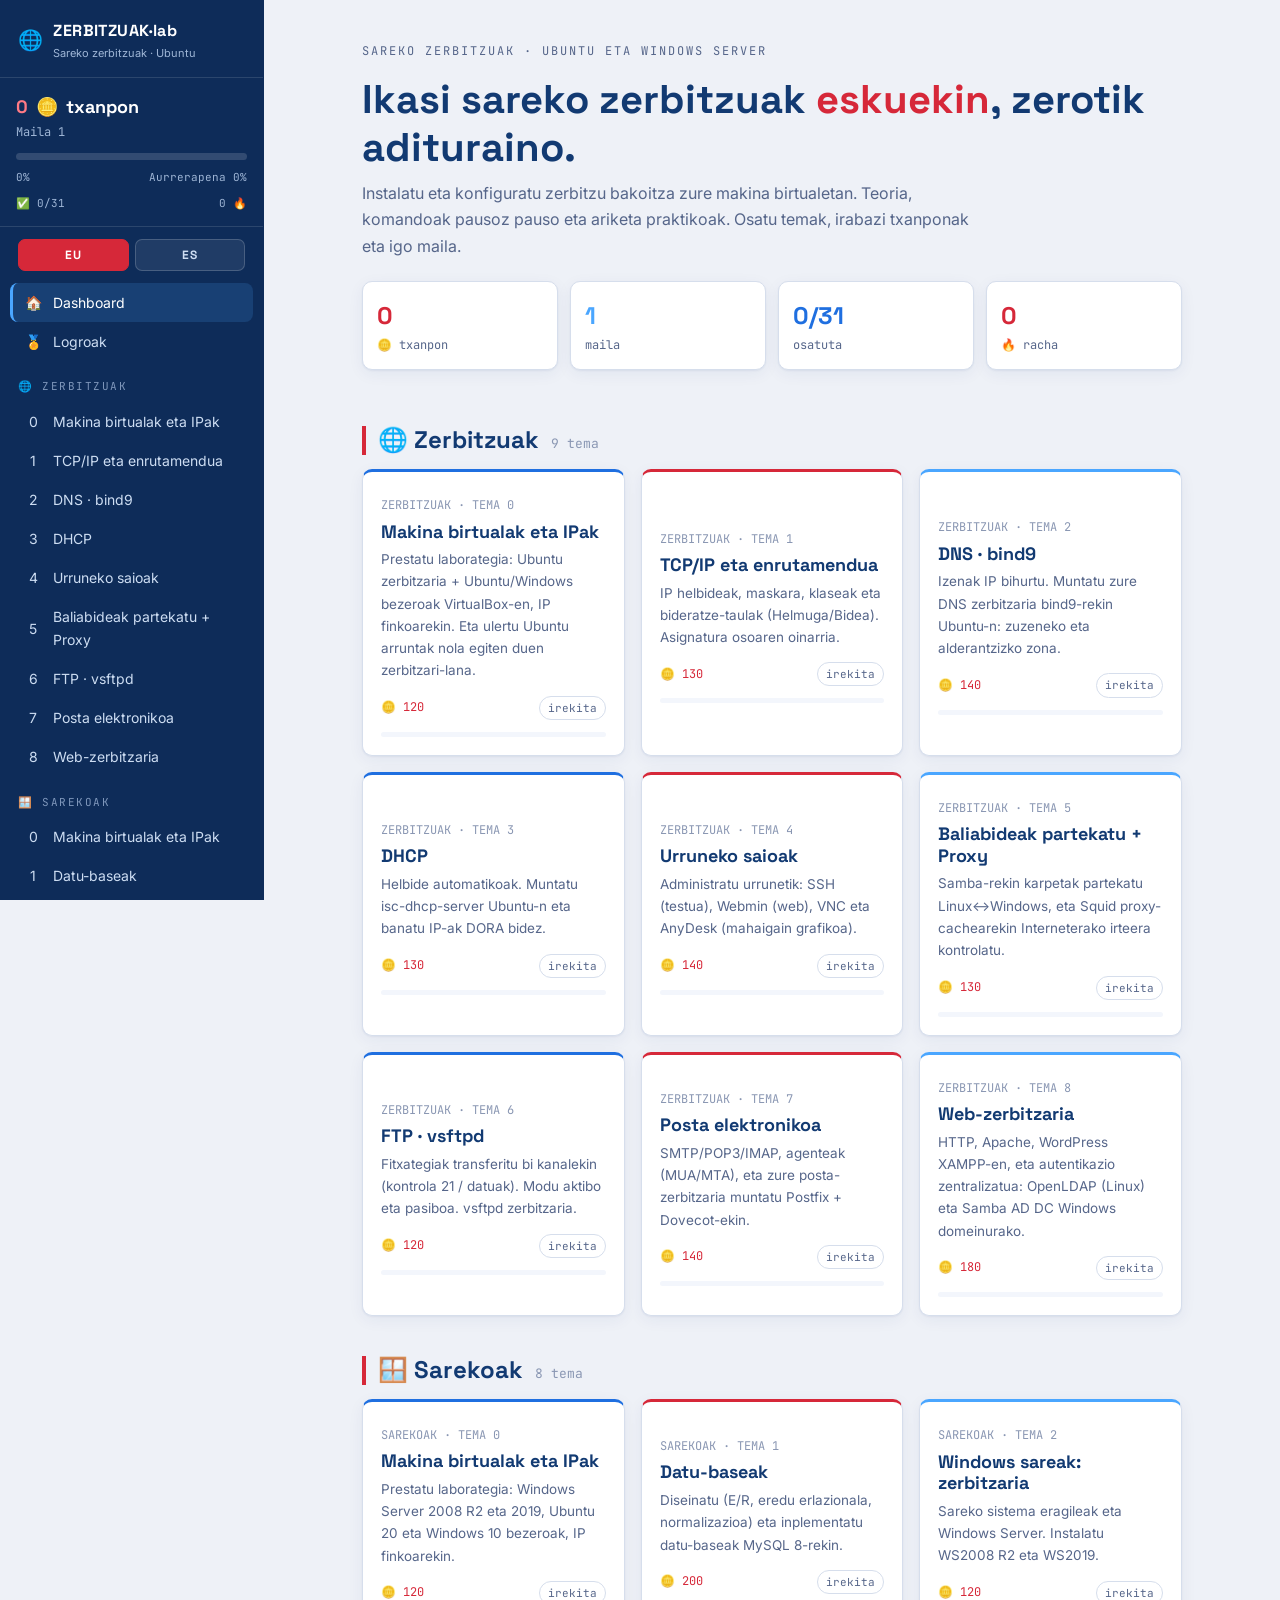
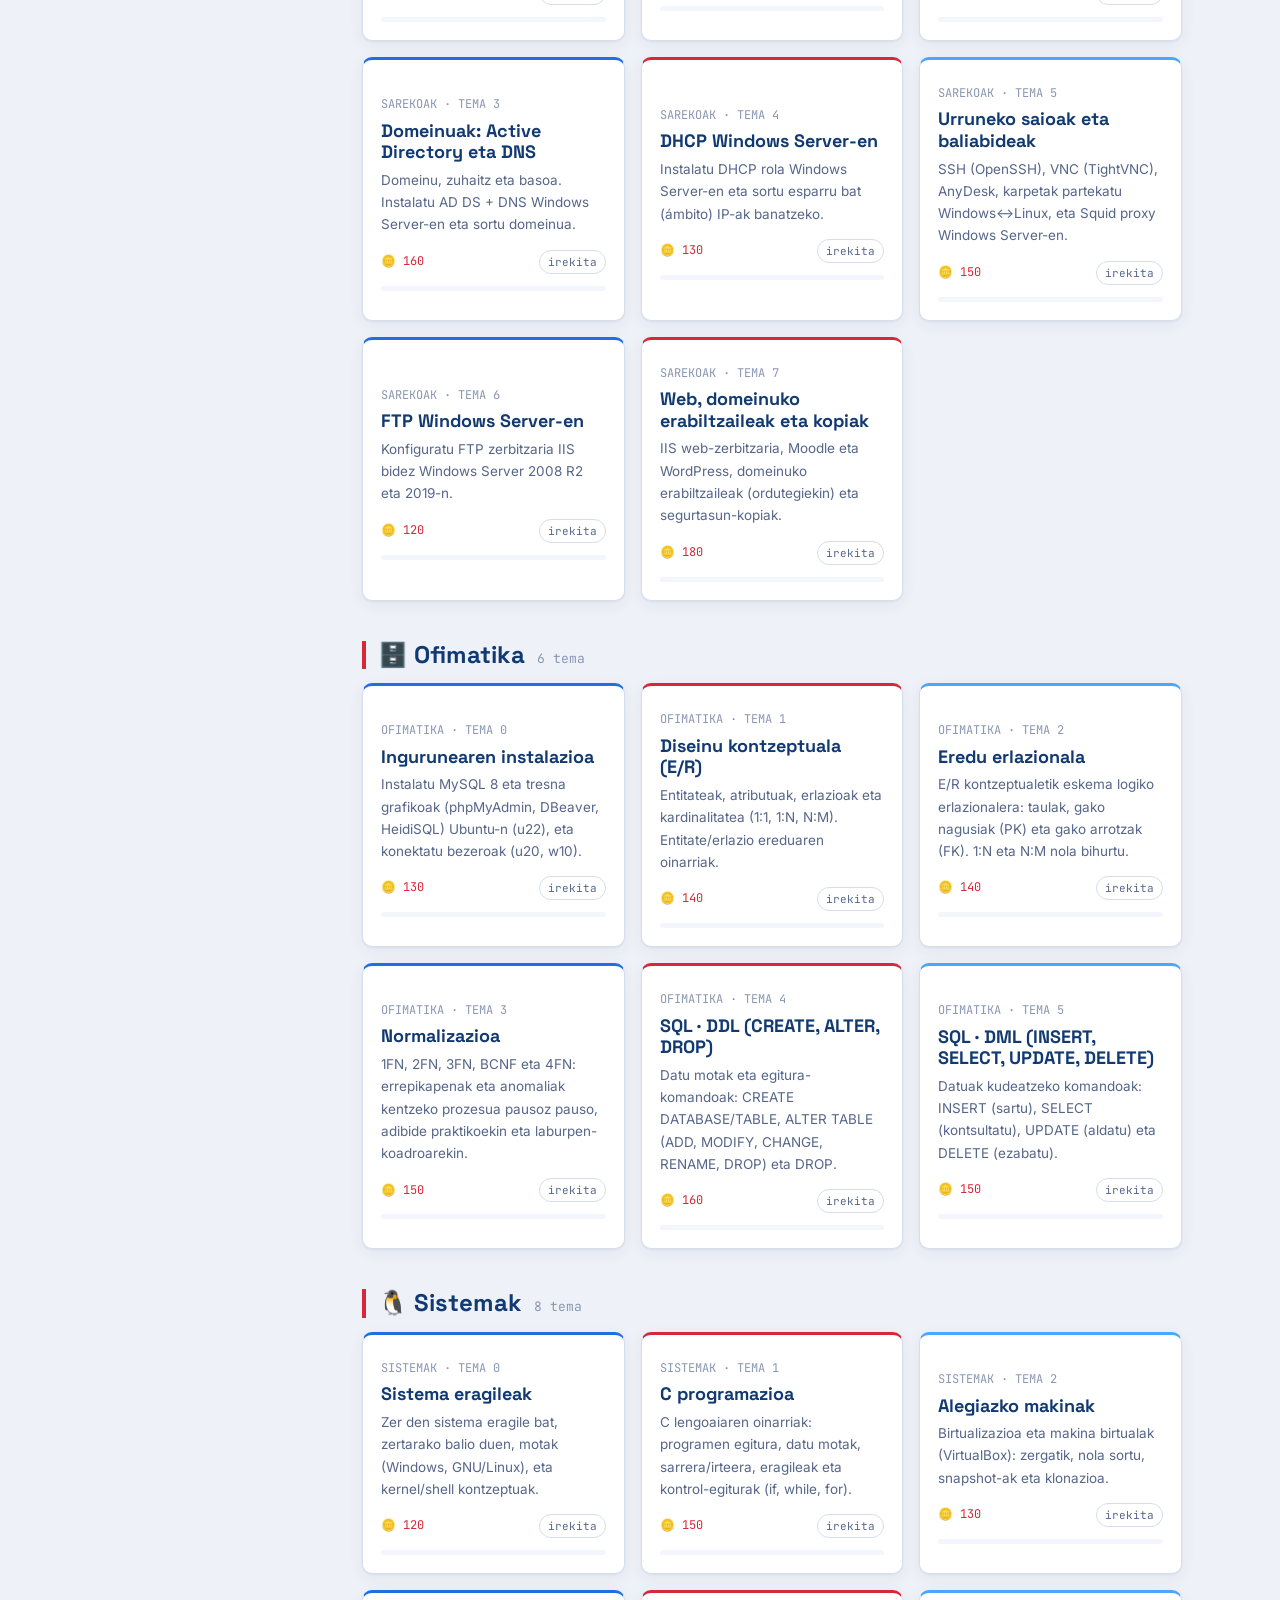
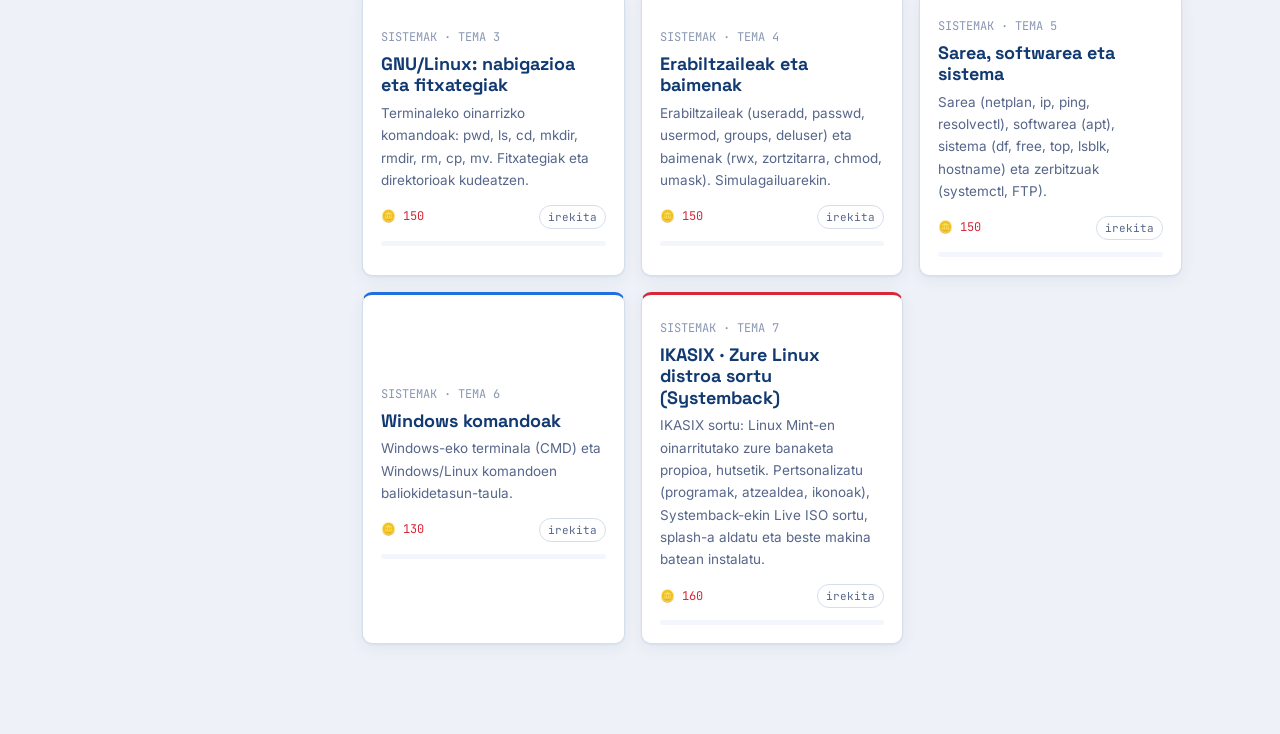
<file: index.html>
<!DOCTYPE html>
<html lang="eu">
<head>
<meta charset="UTF-8">
<meta name="viewport" content="width=device-width, initial-scale=1.0">
<title>Sareko Lab · Zerbitzuak eta Sarekoak</title>
<meta name="description" content="Sareko zerbitzuak ikasteko/aprender servicios de red: teoria, komandoak eta ariketa praktikoak (euskeraz eta gaztelaniaz), Ubuntu eta Windows Server.">
<link rel="icon" href="data:image/svg+xml,%3Csvg xmlns='http://www.w3.org/2000/svg' viewBox='0 0 64 64'%3E%3Crect width='64' height='64' rx='12' fill='%230e2c59'/%3E%3Crect x='12' y='14' width='40' height='28' rx='3' fill='%23eef1f7' stroke='%231f6fe0' stroke-width='2'/%3E%3Crect x='16' y='18' width='32' height='20' rx='1' fill='%231f6fe0'/%3E%3Crect x='26' y='44' width='12' height='5' fill='%234aa6ff'/%3E%3Crect x='20' y='49' width='24' height='4' rx='2' fill='%23d62839'/%3E%3C/svg%3E">
<link rel="preconnect" href="https://fonts.googleapis.com">
<link rel="preconnect" href="https://fonts.gstatic.com" crossorigin>
<link href="https://fonts.googleapis.com/css2?family=Space+Grotesk:wght@400;500;600;700&family=Inter:wght@400;500;600&family=JetBrains+Mono:wght@400;500&display=swap" rel="stylesheet">
<link rel="stylesheet" href="assets/styles.css">
</head>
<body>

<!-- Topbar (móvil) -->
<header class="topbar">
  <button class="burger" id="burger" aria-label="Menua">☰</button>
  <strong>🌐 Zerbitzuak·lab</strong>
  <span class="tb-coins" id="tb-coins">0 🪙</span>
</header>

<div class="app">

  <!-- Sidebar -->
  <aside class="sidebar" id="sidebar">
    <a class="brand" href="#/">
      <span class="logo">🌐</span>
      <span>ZERBITZUAK·lab<small>Sareko zerbitzuak · Ubuntu</small></span>
    </a>

    <!-- Panel del jugador -->
    <div class="player">
      <div class="coins"><span class="c" id="p-coins">0</span> 🪙 <span id="p-coins-l">txanpon</span></div>
      <div class="lvl" id="p-level">Maila 1</div>
      <div class="bar"><i id="p-bar"></i></div>
      <div class="meta"><span id="p-prog-l">0%</span><span id="p-totalprog">Aurrerapena 0%</span></div>
      <div class="meta"><span>✅ <span id="p-done">0/9</span></span><span id="p-streak">0 🔥</span></div>
    </div>

    <nav id="sidebar-nav"></nav>
  </aside>
  <div class="scrim" id="scrim"></div>

  <!-- Main -->
  <main class="main">
    <div class="wrap" id="main-content"></div>
  </main>
</div>

<!-- Modal recompensa -->
<div class="modal" id="modal"><div class="box"></div></div>

<script src="assets/edukiak.js"></script>
<script src="assets/app.js"></script>
</body>
</html>
</file>
<file: assets/styles.css>
/* ===================================================================
   ZERBITZUAK / SAREKOAK LAB — gai argia (zuri-hautsa + urdina + gorria)
   Paleta: Ikastola → zuria, urdin iluna/argia, gorria.
   =================================================================== */

:root{
  --bg:#eef1f7;            /* zuri-hautsa (off-white) */
  --bg-2:#e5eaf4;
  --surface:#ffffff;       /* txartelak, panelak */
  --surface-2:#f3f6fc;     /* betegarri leuna */
  --line:#d6deec;          /* ertzak */
  --line-soft:#e7ecf6;
  --ink:#15294d;           /* testu nagusia (urdin iluna) */
  --ink-dim:#56668a;
  --ink-faint:#8a97b3;
  --navy:#123a72;          /* urdin iluna (nagusia) */
  --navy-deep:#0e2c59;     /* sidebar */
  --blue:#1f6fe0;          /* urdina */
  --blue-light:#4aa6ff;    /* urdin argia */
  --red:#d62839;           /* gorria */
  --red-soft:#fdecee;
  --ok:#1f6fe0;            /* arrakasta = urdina (paletaren barruan) */
  --warn:#d98a00;
  --term-bg:#0e2c59;       /* kode-blokeak (urdin oso iluna) */
  --term-ink:#e9f1fc;
  --radius:10px; --radius-lg:16px; --sidebar:264px;
  --mono:"JetBrains Mono",ui-monospace,Menlo,monospace;
  --sans:"Inter",system-ui,sans-serif;
  --display:"Space Grotesk",var(--sans);
  --shadow:0 1px 2px rgba(18,58,114,.06), 0 4px 16px rgba(18,58,114,.06);
}
*{box-sizing:border-box}
html{scroll-behavior:smooth}
@media (prefers-reduced-motion:reduce){*{animation:none!important;transition:none!important}}
body{margin:0;background:var(--bg);color:var(--ink);font-family:var(--sans);font-size:16px;line-height:1.65;-webkit-font-smoothing:antialiased}
a{color:var(--blue);text-decoration:none}
a:hover{text-decoration:underline}
:focus-visible{outline:2px solid var(--blue);outline-offset:3px;border-radius:4px}
h1,h2,h3,h4{font-family:var(--display);line-height:1.2;color:var(--ink)}

/* ---------- Scrollbars ---------- */
*{scrollbar-width:thin;scrollbar-color:#b6c4df transparent}
*::-webkit-scrollbar{width:11px;height:11px}
*::-webkit-scrollbar-track{background:transparent}
*::-webkit-scrollbar-thumb{background:#c2cee3;border-radius:99px;border:3px solid var(--bg);background-clip:padding-box}
*::-webkit-scrollbar-thumb:hover{background:var(--blue)}
.sidebar::-webkit-scrollbar-thumb{background:rgba(255,255,255,.28);border-color:transparent}
.sidebar::-webkit-scrollbar-thumb:hover{background:rgba(255,255,255,.45)}
.term::-webkit-scrollbar-thumb,textarea::-webkit-scrollbar-thumb{background:rgba(255,255,255,.3);border-color:transparent}

/* ---------- Egitura app ---------- */
.app{display:grid;grid-template-columns:var(--sidebar) 1fr;min-height:100vh}

/* ---------- Sidebar ---------- */
.sidebar{position:sticky;top:0;align-self:start;height:100vh;overflow-y:auto;
  background:var(--navy-deep);color:#cdddf2;border-right:1px solid var(--navy-deep)}
.sidebar .brand{display:flex;align-items:center;gap:10px;padding:18px 18px 14px;font-family:var(--display);font-weight:700;letter-spacing:.4px;color:#fff;border-bottom:1px solid rgba(255,255,255,.12)}
.sidebar .brand .logo{font-size:20px}
.sidebar .brand small{display:block;font-family:var(--sans);font-weight:400;font-size:11px;color:#9fb6d6;letter-spacing:0}

.player{padding:14px 16px;border-bottom:1px solid rgba(255,255,255,.12)}
.player .coins{display:flex;align-items:center;gap:8px;font-family:var(--display);font-weight:700;font-size:18px;color:#fff}
.player .coins .c{color:#ff7a85}
.player .lvl{font-size:12px;color:#9fb6d6;font-family:var(--mono);margin-top:2px}
.player .bar{height:7px;border-radius:99px;background:rgba(255,255,255,.15);margin-top:10px;overflow:hidden}
.player .bar > i{display:block;height:100%;background:linear-gradient(90deg,var(--blue-light),#fff);width:0}
.player .meta{display:flex;justify-content:space-between;margin-top:8px;font-size:11px;color:#9fb6d6;font-family:var(--mono)}

.nav-group{padding:12px 10px 4px}
.nav-group .label{font-family:var(--mono);font-size:11px;letter-spacing:1.5px;text-transform:uppercase;color:#7f97bb;padding:0 8px 6px}
.nav-item{display:flex;align-items:center;gap:10px;padding:8px 10px;border-radius:8px;color:#cdddf2;font-size:14px;cursor:pointer;border-left:3px solid transparent}
.nav-item:hover{background:rgba(255,255,255,.08);color:#fff;text-decoration:none}
.nav-item.active{background:rgba(74,166,255,.16);color:#fff;border-left-color:var(--blue-light)}
.nav-item .ic{width:20px;text-align:center;flex:0 0 20px}
.nav-item .st{margin-left:auto;font-size:12px}
.nav-item .st.done{color:var(--blue-light)}

/* ---------- Topbar (mugikorra) ---------- */
.topbar{display:none;position:sticky;top:0;z-index:40;align-items:center;gap:12px;padding:12px 16px;background:var(--navy-deep);color:#fff;border-bottom:1px solid var(--navy-deep)}
.topbar strong{color:#fff}
.topbar .burger{font-size:22px;cursor:pointer;background:none;border:none;color:#fff}
.topbar .tb-coins{margin-left:auto;font-family:var(--display);font-weight:700;color:#ff7a85}

/* ---------- Main ---------- */
.main{min-width:0;background:var(--bg)}
.wrap{max-width:880px;margin:0 auto;padding:34px 30px 90px}

/* ---------- Dashboard ---------- */
.hero{padding:8px 0}
.eyebrow{font-family:var(--mono);font-size:12px;letter-spacing:2px;text-transform:uppercase;color:var(--red);margin:0 0 8px}
.hero h1{font-size:clamp(28px,4vw,40px);font-weight:700;margin:0 0 8px;color:var(--navy)}
.hero h1 .accent{color:var(--blue)}
.hero p{color:var(--ink-dim);max-width:620px}

.stat-row{display:grid;grid-template-columns:repeat(4,1fr);gap:12px;margin:22px 0 8px}
.stat{background:var(--surface);border:1px solid var(--line);border-radius:var(--radius);padding:14px;box-shadow:var(--shadow)}
.stat .n{font-family:var(--display);font-weight:700;font-size:24px}
.stat .l{font-size:12px;color:var(--ink-dim);font-family:var(--mono)}
.stat.coins .n{color:var(--red)} .stat.lvl .n{color:var(--navy)} .stat.done .n{color:var(--blue)} .stat.streak .n{color:var(--red)}

.section-title{display:flex;align-items:baseline;gap:12px;margin:40px 0 14px}
.section-title h2{font-size:24px;margin:0;color:var(--navy)}
.section-title .sub{color:var(--ink-faint);font-size:13px;font-family:var(--mono)}

.cards{display:grid;grid-template-columns:repeat(auto-fill,minmax(252px,1fr));gap:16px}
.card{position:relative;text-align:left;background:var(--surface);border:1px solid var(--line);border-top:3px solid var(--blue);border-radius:var(--radius);padding:18px;cursor:pointer;transition:border-color .15s,transform .15s,box-shadow .15s;color:inherit;font:inherit;display:block;width:100%;box-shadow:var(--shadow)}
.card:hover{border-color:var(--blue);transform:translateY(-2px);box-shadow:0 8px 24px rgba(18,58,114,.12)}
.card .tnum{font-family:var(--mono);font-size:12px;color:var(--ink-faint)}
.card h3{margin:4px 0 6px;font-size:18px;color:var(--navy)}
.card p{margin:0;font-size:13.5px;color:var(--ink-dim)}
.card .foot{display:flex;align-items:center;gap:8px;margin-top:14px}
.card .reward{font-family:var(--mono);font-size:12px;color:var(--red)}
.card .badge{margin-left:auto;font-family:var(--mono);font-size:11px;padding:2px 8px;border-radius:99px;border:1px solid var(--line);color:var(--ink-dim)}
.card .badge.done{color:#fff;background:var(--blue);border-color:var(--blue)}
.card .pbar{height:5px;border-radius:99px;background:var(--surface-2);margin-top:12px;overflow:hidden}
.card .pbar > i{display:block;height:100%;background:var(--blue);width:0}

/* ---------- Tema ---------- */
.crumb{font-family:var(--mono);font-size:12px;color:var(--ink-faint);margin-bottom:8px}
.crumb a{color:var(--ink-dim)}
.tema-head h1{font-size:clamp(26px,3.5vw,34px);margin:0 0 6px;color:var(--navy)}
.tema-head .lead{color:var(--ink-dim);font-size:17px}

h2.blk{font-size:24px;margin:42px 0 12px;color:var(--navy);padding-bottom:6px;border-bottom:2px solid var(--line)}
h3.blk{font-size:18px;margin:26px 0 8px;color:var(--navy)}
.main p{margin:0 0 14px}
code.inline{font-family:var(--mono);font-size:13px;background:var(--surface-2);border:1px solid var(--line);border-radius:5px;padding:1px 6px;color:var(--navy)}

.callout{border-left:4px solid var(--blue);background:var(--surface);box-shadow:var(--shadow);padding:14px 18px;border-radius:0 var(--radius) var(--radius) 0;margin:18px 0}
.callout.analogia{border-color:var(--blue-light)} .callout.errorea{border-color:var(--red);background:var(--red-soft)}
.callout .tag{font-family:var(--mono);font-size:11px;letter-spacing:1.5px;text-transform:uppercase;color:var(--blue);display:block;margin-bottom:6px}
.callout.analogia .tag{color:var(--blue-light)} .callout.errorea .tag{color:var(--red)}
.callout p:last-child{margin:0}

.helburua{display:flex;gap:14px;background:linear-gradient(100deg,#143a72,#1f6fe0);color:#fff;border-radius:var(--radius);padding:16px 18px;margin:6px 0 8px;box-shadow:var(--shadow)}
.helburua .ic{font-size:22px}
.helburua .tag{font-family:var(--mono);font-size:11px;letter-spacing:1.5px;text-transform:uppercase;color:#bfe0ff}
.helburua code.inline{background:rgba(255,255,255,.18);border-color:rgba(255,255,255,.25);color:#fff}

.term{background:var(--term-bg);border:1px solid var(--navy-deep);border-radius:var(--radius);margin:16px 0;overflow:hidden;box-shadow:var(--shadow)}
.term .bar{display:flex;align-items:center;gap:8px;padding:8px 12px;border-bottom:1px solid rgba(255,255,255,.1);background:rgba(255,255,255,.05)}
.term .bar .lights{display:flex;gap:6px}
.term .bar .lights i{width:10px;height:10px;border-radius:50%;display:block}
.term .bar .lights i:nth-child(1){background:#ff5f57}.term .bar .lights i:nth-child(2){background:#febc2e}.term .bar .lights i:nth-child(3){background:#28c840}
.term .bar .host{font-family:var(--mono);font-size:12px;color:#9fb6d6}
.term .bar .copy{margin-left:auto;font-family:var(--mono);font-size:12px;color:#bcd0ec;background:none;border:1px solid rgba(255,255,255,.2);border-radius:6px;padding:3px 8px;cursor:pointer}
.term .bar .copy:hover{color:#fff;border-color:var(--blue-light)}
.term pre{margin:0;padding:14px 16px;overflow-x:auto}
.term code{font-family:var(--mono);font-size:13.5px;color:var(--term-ink)}
.term .prompt{color:var(--blue-light);user-select:none}
.term .cmt{color:#7f97bb}

table.data{width:100%;border-collapse:collapse;margin:16px 0;font-size:14px;background:var(--surface);border:1px solid var(--line);border-radius:var(--radius);overflow:hidden}
table.data th,table.data td{text-align:left;padding:9px 12px;border-bottom:1px solid var(--line-soft)}
table.data th{font-family:var(--mono);font-size:12px;letter-spacing:.5px;color:#fff;background:var(--navy);text-transform:uppercase}
table.data td.mono,table.data th.mono{font-family:var(--mono)}
table.data tr:hover td{background:var(--surface-2)}

.steps{counter-reset:step;list-style:none;padding:0;margin:18px 0}
.steps>li{position:relative;padding:2px 0 18px 44px;border-left:2px solid var(--line);margin-left:16px}
.steps>li:last-child{border-color:transparent}
.steps>li::before{counter-increment:step;content:counter(step);position:absolute;left:-16px;top:-2px;width:30px;height:30px;display:grid;place-items:center;border-radius:50%;background:var(--blue);border:2px solid var(--surface);font-family:var(--mono);font-size:13px;color:#fff;box-shadow:var(--shadow)}
.steps>li h4{margin:0 0 4px;font-size:16px;color:var(--navy)}
.steps>li p{margin:0 0 8px;color:var(--ink-dim);font-size:15px}

/* ariketak */
.levels{display:grid;gap:14px;margin:18px 0}
.level{border:1px solid var(--line);border-radius:var(--radius);overflow:hidden;background:var(--surface);box-shadow:var(--shadow)}
.level summary{cursor:pointer;padding:14px 18px;display:flex;align-items:center;gap:12px;font-family:var(--display);list-style:none;color:var(--navy)}
.level summary::-webkit-details-marker{display:none}
.level summary .lv{font-family:var(--mono);font-size:11px;padding:2px 8px;border-radius:99px;border:1px solid var(--line);color:var(--blue)}
.level[data-lv="2"] summary .lv{color:var(--blue-light)} .level[data-lv="3"] summary .lv{color:var(--navy)} .level[data-lv="4"] summary .lv{color:var(--red)}
.level summary .chev{margin-left:auto;color:var(--ink-faint);transition:transform .2s}
.level[open] summary .chev{transform:rotate(90deg)}
.level .body{padding:6px 18px 18px;border-top:1px solid var(--line-soft)}
.level .arrakasta{font-size:14px;color:var(--ink-dim);border-left:3px solid var(--blue);padding-left:12px;margin-top:12px}

/* quiz */
.quiz{border:1px solid var(--line);border-radius:var(--radius-lg);background:var(--surface);margin:24px 0;box-shadow:var(--shadow);overflow:hidden}
.quiz .q-head{padding:16px 18px;border-bottom:1px solid var(--line);display:flex;align-items:center;gap:10px;background:var(--surface-2)}
.quiz .q-head h3{margin:0;font-size:16px;color:var(--navy)}
.quiz .q-head .score{margin-left:auto;font-family:var(--mono);font-size:13px;color:var(--ink-dim)}
.quiz .q{padding:16px 18px;border-bottom:1px solid var(--line-soft)}
.quiz .q:last-of-type{border-bottom:none}
.quiz .q .stem{font-size:15px;margin-bottom:10px}
.quiz .q .stem b{font-family:var(--mono);color:var(--blue)}
.opt{display:block;padding:9px 12px;border:1px solid var(--line);border-radius:8px;margin-bottom:7px;cursor:pointer;font-size:14px;transition:border-color .12s,background .12s}
.opt:hover{border-color:var(--blue)}
.opt.sel{border-color:var(--blue);background:#eef4fe}
.opt.correct{border-color:var(--ok);background:#e8f1fe} .opt.wrong{border-color:var(--red);background:var(--red-soft)}
.opt input{margin-right:9px;accent-color:var(--blue)}
.explain{font-size:13.5px;color:var(--ink-dim);margin-top:6px;padding-left:12px;border-left:2px solid var(--line);display:none}
.explain.show{display:block} .explain.show.ok{border-color:var(--ok)} .explain.show.no{border-color:var(--red)}
.quiz .q-foot{padding:16px 18px}
.result{font-family:var(--mono);font-size:14px;margin-top:12px;display:none}
.result.show{display:block}

.btn{font-family:var(--display);font-size:14px;font-weight:600;cursor:pointer;background:var(--blue);color:#fff;border:none;border-radius:8px;padding:9px 16px;transition:background .15s}
.btn:hover{background:var(--navy)}
.btn.ghost{background:transparent;color:var(--navy);border:1px solid var(--line)}
.btn.ghost:hover{color:var(--blue);border-color:var(--blue);background:#fff}
.btn-row{display:flex;gap:10px;flex-wrap:wrap;margin-top:4px}

/* simuladorea */
.sim{border:1px solid var(--line);border-top:3px solid var(--red);border-radius:var(--radius-lg);background:var(--surface);margin:22px 0;overflow:hidden;box-shadow:var(--shadow)}
.sim .sim-head{padding:14px 18px;border-bottom:1px solid var(--line);display:flex;align-items:center;gap:10px;background:var(--surface-2)}
.sim .sim-head .dot{width:8px;height:8px;border-radius:50%;background:var(--red)}
.sim .sim-head h3{margin:0;font-size:16px;color:var(--navy)}
.sim .sim-body{padding:18px}
.field{margin-bottom:14px}.field label{display:block;font-size:13px;color:var(--ink-dim);margin-bottom:5px;font-family:var(--mono)}
.field input,.field select,textarea{width:100%;font-family:var(--mono);font-size:14px;color:var(--ink);background:#fff;border:1px solid var(--line);border-radius:8px;padding:9px 11px}
.field input:focus,.field select:focus,textarea:focus{outline:none;border-color:var(--blue)}
.sim .out{margin-top:16px;padding:14px;background:var(--term-bg);color:var(--term-ink);border:1px solid var(--navy-deep);border-radius:8px;font-family:var(--mono);font-size:13.5px}
.sim .out .row{display:flex;justify-content:space-between;gap:12px;padding:3px 0;border-bottom:1px dashed rgba(255,255,255,.12)}
.sim .out .row:last-child{border:none}.sim .out .k{color:#9fb6d6}
.sim textarea{background:var(--term-bg);color:var(--term-ink);border-color:var(--navy-deep)}

/* paginazioa */
.pager{display:flex;justify-content:space-between;gap:12px;margin:48px 0 0;padding-top:24px;border-top:1px solid var(--line)}
.pager button{display:flex;flex-direction:column;gap:2px;padding:12px 16px;border:1px solid var(--line);border-radius:var(--radius);min-width:160px;background:var(--surface);color:var(--navy);cursor:pointer;text-align:left;font:inherit;box-shadow:var(--shadow)}
.pager button:hover{border-color:var(--blue)} .pager .next{text-align:right;margin-left:auto;align-items:flex-end}
.pager small{font-family:var(--mono);font-size:11px;color:var(--ink-faint)}

.complete-bar{display:flex;align-items:center;gap:14px;flex-wrap:wrap;margin:32px 0 8px;padding:16px 18px;border:1px solid var(--line);border-left:4px solid var(--red);border-radius:var(--radius);background:var(--surface);box-shadow:var(--shadow)}
.complete-bar p{margin:0;color:var(--ink-dim);font-size:14px}.complete-bar .btn{margin-left:auto}

/* logroak */
.logros{display:grid;grid-template-columns:repeat(auto-fill,minmax(220px,1fr));gap:14px;margin:20px 0}
.logro{background:var(--surface);border:1px solid var(--line);border-radius:var(--radius);padding:16px;display:flex;gap:12px;align-items:flex-start;box-shadow:var(--shadow)}
.logro.locked{opacity:.55}
.logro .ic{font-size:26px}
.logro h4{margin:0 0 3px;font-size:15px;color:var(--navy)}.logro p{margin:0;font-size:13px;color:var(--ink-dim)}
.logro.unlocked{border-left:4px solid var(--red)}

/* modal */
.modal{position:fixed;inset:0;background:rgba(14,44,89,.45);display:none;align-items:center;justify-content:center;z-index:100;backdrop-filter:blur(3px)}
.modal.show{display:flex}
.modal .box{background:var(--surface);border-top:5px solid var(--red);border-radius:var(--radius-lg);padding:28px;max-width:380px;text-align:center;box-shadow:0 20px 50px rgba(14,44,89,.3)}
.modal .emoji{font-size:48px}
.modal h3{margin:8px 0 4px;font-size:22px;color:var(--navy)}
.modal p{color:var(--ink-dim);margin:0 0 6px}
.modal .reward{font-family:var(--mono);color:var(--red);font-size:15px;margin:10px 0 18px;font-weight:600}

/* ---------- SCRIM: oinarrian ezkutatuta eta fixed (EZ grid-eko gelaxka) ---------- */
.scrim{position:fixed;inset:0;background:rgba(14,44,89,.45);z-index:55;display:none}
.scrim.show{display:block}

/* responsive */
@media (max-width:860px){
  .app{grid-template-columns:1fr}
  .topbar{display:flex}
  .sidebar{position:fixed;left:0;top:0;z-index:60;width:var(--sidebar);transform:translateX(-100%);transition:transform .2s}
  .sidebar.open{transform:translateX(0)}
  .stat-row{grid-template-columns:repeat(2,1fr)}
  .pager{flex-direction:column}.pager .next{margin-left:0;align-items:flex-start;text-align:left}
}

/* ---------- Hizkuntza-aldatzailea ---------- */
.lang-switch{display:flex;gap:6px;padding:0 8px 12px}
.lang-btn{flex:1;font-family:var(--display);font-weight:700;font-size:12px;letter-spacing:1px;cursor:pointer;
  background:rgba(255,255,255,.08);color:#cdddf2;border:1px solid rgba(255,255,255,.18);border-radius:7px;padding:7px 0;transition:all .15s}
.lang-btn:hover{background:rgba(255,255,255,.16);color:#fff}
.lang-btn.on{background:var(--red);color:#fff;border-color:var(--red)}

/* ---------- Gorria eta urdin argia gehiago (azentuak) ---------- */
.section-title{padding-left:12px;border-left:4px solid var(--red)}
.hero h1 .accent{color:var(--red)}
h2.blk{border-bottom:2px solid var(--blue-light)}
.card:nth-child(3n+2){border-top-color:var(--red)}
.card:nth-child(3n){border-top-color:var(--blue-light)}
.card .badge.done{background:var(--red);border-color:var(--red)}
.helburua{background:linear-gradient(100deg,#123a72,#1f6fe0 70%,#4aa6ff)}
.crumb a:hover{color:var(--red)}
.level summary .lv{border-color:var(--blue-light)}
.eyebrow{color:var(--red)}
.term .bar .host{color:#7fb4ff}
.stat.lvl .n{color:var(--blue-light)}
table.data th{background:linear-gradient(90deg,var(--navy),var(--blue))}
.pager button:hover{border-color:var(--red);border-left:3px solid var(--red)}

/* ---------- FIX kontrastea panel ilunetan (simuladoreak/terminala) ---------- */
/* Custom props-ak hemen birdefinitu: var(--ok), var(--link)... distiratsu agertuko dira hondo ilunean,
   baina argi-temako quiz-ari (root-eko --ok) eragin gabe. */
.sim .out{ --link:#6cc0ff; --ok:#46e08a; --danger:#ff6b6b; --amber:#ffc94a; --red:#ff6b6b; --blue:#6cc0ff; --blue-light:#8fd0ff; }
.sim .out .k{color:#aebfdc}
.sim .out .v{font-weight:700;color:#ffffff}
.sim .out b,.sim .out strong{color:#ff7a85;font-weight:700}
/* azpimarratutako emaitza garrantzitsua (gorria + nabarmendua) */
.sim .out .hot{color:#fff;font-weight:700;background:rgba(214,40,57,.85);padding:1px 7px;border-radius:5px}
.sim .out .okbox{color:#0c1f12;font-weight:700;background:#46e08a;padding:1px 7px;border-radius:5px}
.term .cmt{color:#94a8cc}
.term .prompt{color:#67b4ff}
.term code .cmd,.term code{color:#eef4ff}
.fitxategia .cmd{color:#eef4ff}

/* ---------- FIX kontrastea: simuladoreen irteera (hondo iluna) ---------- */
.sim .out, .term{--link:#7cc4ff; --ok:#46e08a; --danger:#ff6b6b; --amber:#ffcc55;}
.sim .out .k{color:#9fb6d6}
.sim .out .v{color:#f1f6ff;font-weight:600}
.sim .out .v[style]{font-weight:700}                 /* balio garrantzitsuak lodiago */
/* testu-eremuak (textarea/input) hondo ilunean → testu argia beti */
.sim textarea, .sim .out textarea{color:#eaf1fb !important; background:#0e2c59 !important; border-color:var(--navy-deep) !important}
/* emaitza nagusia: gorria eta nabarmendua */
.sim .out b{color:#fff; background:var(--red); padding:1px 7px; border-radius:5px; font-weight:700}
.sim .out .hot{color:#fff; background:var(--red); padding:1px 8px; border-radius:5px; font-weight:700}
.sim .out .okbox{color:#06210f; background:#46e08a; padding:1px 8px; border-radius:5px; font-weight:700}
</file>
